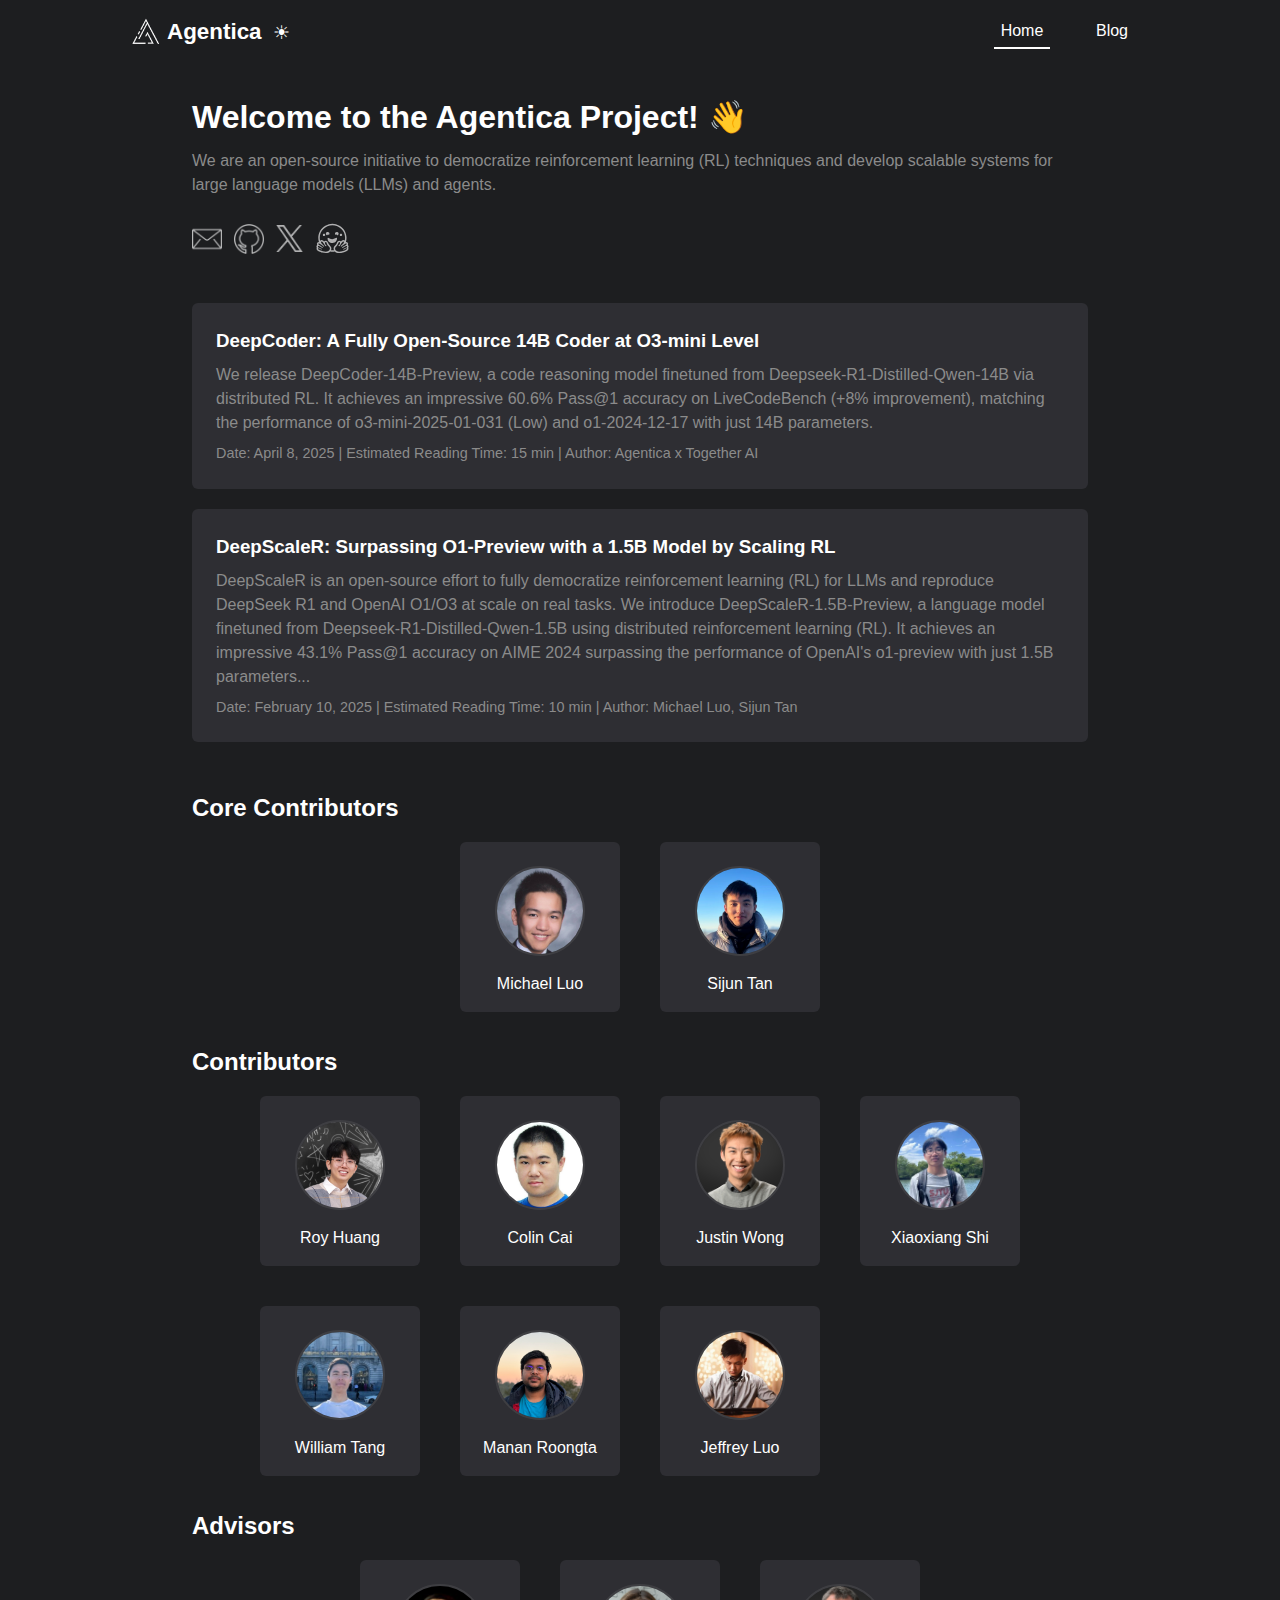
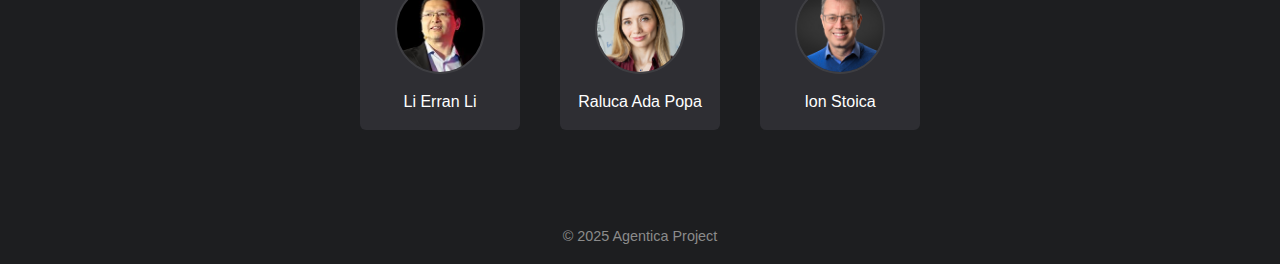
<file: index.html>
<!DOCTYPE html>
<html lang="en">
<head>
  <meta charset="UTF-8" />
  <meta name="viewport" content="width=device-width, initial-scale=1.0"/>
  <title>Agentica - Home</title>
  <!-- Link to CSS -->
  <link rel="stylesheet" href="styles.css" />
  <!-- Add favicon -->
  <link rel="icon" type="image/x-icon" href="images/agentica_logo/favicon.ico">
</head>
<body>

  <!-- ========== HEADER / NAVBAR ========== -->
  <header>
    <div class="logo">
      <a href="index.html" class="logo-container">
        <img src="images/agentica_logo/agentica_logo_light.png" alt="Agentica Logo" class="logo-img" id="logo">
        <h1 class="logo-text">Agentica</h1>
        <button class="theme-toggle-btn" id="themeToggleBtn">
          <span class="toggle-icon">☾</span>
          <span class="toggle-label">Light Mode</span>
        </button>
      </a>          
    </div>
    <nav class="nav-bar">
      <ul class="nav-links">
        <li><a href="index.html" class="nav-btn active">Home</a></li>
        <li><a href="blog.html" class="nav-btn">Blog</a></li> 
      </ul>
    </nav>
  </header>

  <!-- ========== HERO / INTRO SECTION ========== -->
  <section class="hero">
    <div class="hero-text">
      <h2>Welcome to the Agentica Project! 👋 </h2>
      <p class="main-paragraph">
        We are an open-source initiative to democratize reinforcement learning (RL) techniques and develop scalable systems for large language models (LLMs) and agents.
      </p>
      <div class="social-icons">
        <a href="mailto:agenticaproject@gmail.com">
          <img id="email-icon" src="images/contact_icons/email_light.png" alt="Email" class="social-icon">
        </a>
        <a href="https://github.com/agentica-project">
          <img id="github-icon" src="images/contact_icons/github_light.png" alt="GitHub" class="social-icon">
        </a>
        <a href="https://x.com/agentica_">
          <img id="x-icon" src="images/contact_icons/x_light.png" alt="Twitter" class="social-icon x-logo">
        </a>
        <a href="https://huggingface.co/agentica-org">
          <img id="huggingface-icon" src="images/contact_icons/huggingface_light.png" alt="Hugging Face" class="social-icon">
        </a>
      </div>
    </div>
  </section>

  <!-- ========== PROJECT SECTION ========== -->
  <section id="project">
    <a href="https://pretty-radio-b75.notion.site/DeepCoder-A-Fully-Open-Source-14B-Coder-at-O3-mini-Level-1cf81902c14680b3bee5eb349a512a51" rel="noopener noreferrer">
      <h3>DeepCoder: A Fully Open-Source 14B Coder at O3-mini Level</h3>
      <p class="main-paragraph">
        We release DeepCoder-14B-Preview, a code reasoning model finetuned from Deepseek-R1-Distilled-Qwen-14B via distributed RL. It achieves an impressive 60.6% Pass@1 accuracy on LiveCodeBench (+8% improvement), matching the performance of o3-mini-2025-01-031 (Low) and o1-2024-12-17 with just 14B parameters.
      </p>
      <div class="post-meta">Date: April 8, 2025 | Estimated Reading Time: 15 min | Author: Agentica x Together AI </div>
    </a>
    <a href="https://pretty-radio-b75.notion.site/DeepScaleR-Surpassing-O1-Preview-with-a-1-5B-Model-by-Scaling-RL-19681902c1468005bed8ca303013a4e2" rel="noopener noreferrer">
      <h3>DeepScaleR: Surpassing O1-Preview with a 1.5B Model by Scaling RL</h3>
      <p class="main-paragraph">
        DeepScaleR is an open-source effort to fully democratize reinforcement learning (RL) for LLMs and reproduce DeepSeek R1 and OpenAI O1/O3 at scale on real tasks. We introduce DeepScaleR-1.5B-Preview, a language model finetuned from Deepseek-R1-Distilled-Qwen-1.5B using distributed reinforcement learning (RL). It achieves an impressive 43.1% Pass@1 accuracy on AIME 2024 surpassing the performance of OpenAI's o1-preview with just 1.5B parameters...
      </p>
      <div class="post-meta">Date: February 10, 2025 | Estimated Reading Time: 10 min | Author: Michael Luo, Sijun Tan</div>
    </a>
  </section>

  <!-- ========== TEAM SECTION ========== -->
  <section id="team">
    <!-- Core Contributors -->
    <div class="team-group">
      <h3>Core Contributors</h3>
      <div class="team-grid">
        <!-- Michael Luo -->
        <div class="team-member">
          <!-- The entire tile is a link -->
          <a href="https://michaelzhiluo.github.io/" target="_blank" rel="noopener noreferrer">
            <img src="images/people/michael_luo.jpg" alt="Michael Luo" />
            <h4>Michael Luo</h4>
          </a>
        </div>

        <!-- Sijun Tan -->
        <div class="team-member">
          <a href="https://jeffreysijuntan.github.io/" target="_blank" rel="noopener noreferrer">
            <img src="images/people/sijun_tan.png" alt="Sijun Tan" />
            <h4>Sijun Tan</h4>
          </a>
        </div>
      </div>
    </div>

    <!-- Contributors -->
    <div class="team-group">
      <h3>Contributors</h3>
      <div class="team-grid contributors-grid">

        <!-- Roy Huang -->
        <div class="team-member">
          <a href="https://www.linkedin.com/in/royh021/" target="_blank" rel="noopener noreferrer">
            <img src="images/people/roy_huang.jpg" alt="Roy Huang" />
            <h4>Roy Huang</h4>
          </a>
        </div>

        <!-- Colin Cai -->
        <div class="team-member">
          <a href="https://www.linkedin.com/in/colincai9" target="_blank" rel="noopener noreferrer">
            <img src="images/people/colin_cai.jpg" alt="Colin Cai" />
            <h4>Colin Cai</h4>
          </a>
        </div>

        <!-- Justin Wong -->
        <div class="team-member">
          <a href="https://people.eecs.berkeley.edu/~wong.justin/" target="_blank" rel="noopener noreferrer">
            <img src="images/people/justin_wong.jpg" alt="Justin Wong" />
            <h4>Justin Wong</h4>
          </a>
        </div>

        <!-- Xiaoxiang Shi -->
        <div class="team-member">
          <a href="https://scholar.google.com/citations?user=G4YpJt4AAAAJ&hl=en" target="_blank" rel="noopener noreferrer">
            <img src="images/people/xiaoxiang_shi.jpg" alt="Xiaoxiang Shi" />
            <h4>Xiaoxiang Shi</h4>
          </a>
        </div>

        <!-- William Tang -->
        <div class="team-member">
          <a href="https://www.linkedin.com/in/william-tang-cal/" target="_blank" rel="noopener noreferrer">
            <img src="images/people/william_tang.png" alt="William Tang" />
            <h4>William Tang</h4>
          </a>
        </div>

        <!-- Manan Roongta -->
        <div class="team-member">
          <a href="https://www.linkedin.com/in/mananroongta/" target="_blank" rel="noopener noreferrer">
            <img src="images/people/manan_roongta.jpg" alt="Manan Roongta" />
            <h4>Manan Roongta</h4>
          </a>
        </div>

        <!-- Jeffrey Luo -->
        <div class="team-member">
          <a href="https://www.linkedin.com/in/jeffrey-luo-a4929126a" target="_blank" rel="noopener noreferrer">
            <img src="images/people/jeffrey_luo.jpeg" alt="Jeffrey Luo" />
            <h4>Jeffrey Luo</h4>
          </a>
        </div>
      </div>
    </div>

    <!-- Advisors -->
    <div class="team-group">
      <h3>Advisors</h3>
      <div class="team-grid">
        <!-- Erran Li -->
        <div class="team-member">
          <a href="https://www.cs.columbia.edu/~lierranli/" target="_blank" rel="noopener noreferrer">
            <img src="images/people/erran_li.jpeg" alt="Li Erran Li" />
            <h4>Li Erran Li</h4>
          </a>
        </div>

        <!-- Raluca Popa -->
        <div class="team-member">
          <a href="https://people.eecs.berkeley.edu/~raluca/" target="_blank" rel="noopener noreferrer">
            <img src="images/people/raluca_popa.png" alt="Raluca Ada Popa" />
            <h4>Raluca Ada Popa</h4>
          </a>
        </div>

        <!-- Ion Stoica -->
        <div class="team-member">
          <a href="https://people.eecs.berkeley.edu/~istoica/" target="_blank" rel="noopener noreferrer">
            <img src="images/people/ion_stoica.png" alt="Ion Stoica" />
            <h4>Ion Stoica</h4>
          </a>
        </div>
      </div>
    </div>
  </section>

  <!-- ========== FOOTER ========== -->
  <footer>
    <p>© 2025 Agentica Project</p>
  </footer>
  <script>
    const themeToggleBtn = document.getElementById('themeToggleBtn');
    const body = document.body;
    const emailIcon = document.getElementById('email-icon');
    const githubIcon = document.getElementById('github-icon');
    const xIcon = document.getElementById('x-icon');
    const huggingfaceIcon = document.getElementById('huggingface-icon');
    const logo = document.getElementById('logo');
    const toggleIcon = document.querySelector('.toggle-icon');
    const toggleLabel = document.querySelector('.toggle-label');

    // Function to update image sources based on theme
    function updateIcons(theme) {
        if (theme === 'light') {
        emailIcon.src = "images/contact_icons/email_light.png";
        githubIcon.src = "images/contact_icons/github_light.png";
        xIcon.src = "images/contact_icons/x_light.png";
        logo.src = "images/agentica_logo/agentica_logo_light.png"; // Light mode logo
        huggingfaceIcon.src = "images/contact_icons/huggingface_light.svg";
        } else {
        emailIcon.src = "images/contact_icons/email_dark.png";
        githubIcon.src = "images/contact_icons/github_dark.png";
        xIcon.src = "images/contact_icons/x_dark.png";
        logo.src = "images/agentica_logo/agentica_logo_dark.png"; // Dark mode logo
        huggingfaceIcon.src = "images/contact_icons/huggingface_dark.svg";
        }
    }

    // Check stored theme in localStorage
    let savedTheme = localStorage.getItem('theme');

    // If no theme is set, default to dark mode
    if (!savedTheme) {
        savedTheme = 'dark';
        localStorage.setItem('theme', 'dark');
    }

    // Apply the stored theme on page load
    if (savedTheme === 'light') {
        body.classList.add('light-mode');
        toggleIcon.textContent = '☾'; // Moon icon for light mode
        toggleLabel.textContent = 'Dark Mode';
        updateIcons('light');
    } else {
        body.classList.remove('light-mode');
        toggleIcon.textContent = '☀\uFE0E';  // Force sun to text style
        toggleLabel.textContent = 'Light Mode';
        updateIcons('dark');
    }

    // Event listener for theme toggle
    themeToggleBtn.addEventListener('click', () => {
        body.classList.toggle('light-mode');
        let newTheme = body.classList.contains('light-mode') ? 'light' : 'dark';
        localStorage.setItem('theme', newTheme);
        toggleIcon.textContent = newTheme === 'light' ? '☾' : '☀\uFE0E';
        toggleLabel.textContent = newTheme === 'light' ? 'Dark Mode' : 'Light Mode';
        updateIcons(newTheme);
    });
  </script>
  
</body>
</html>
</file>
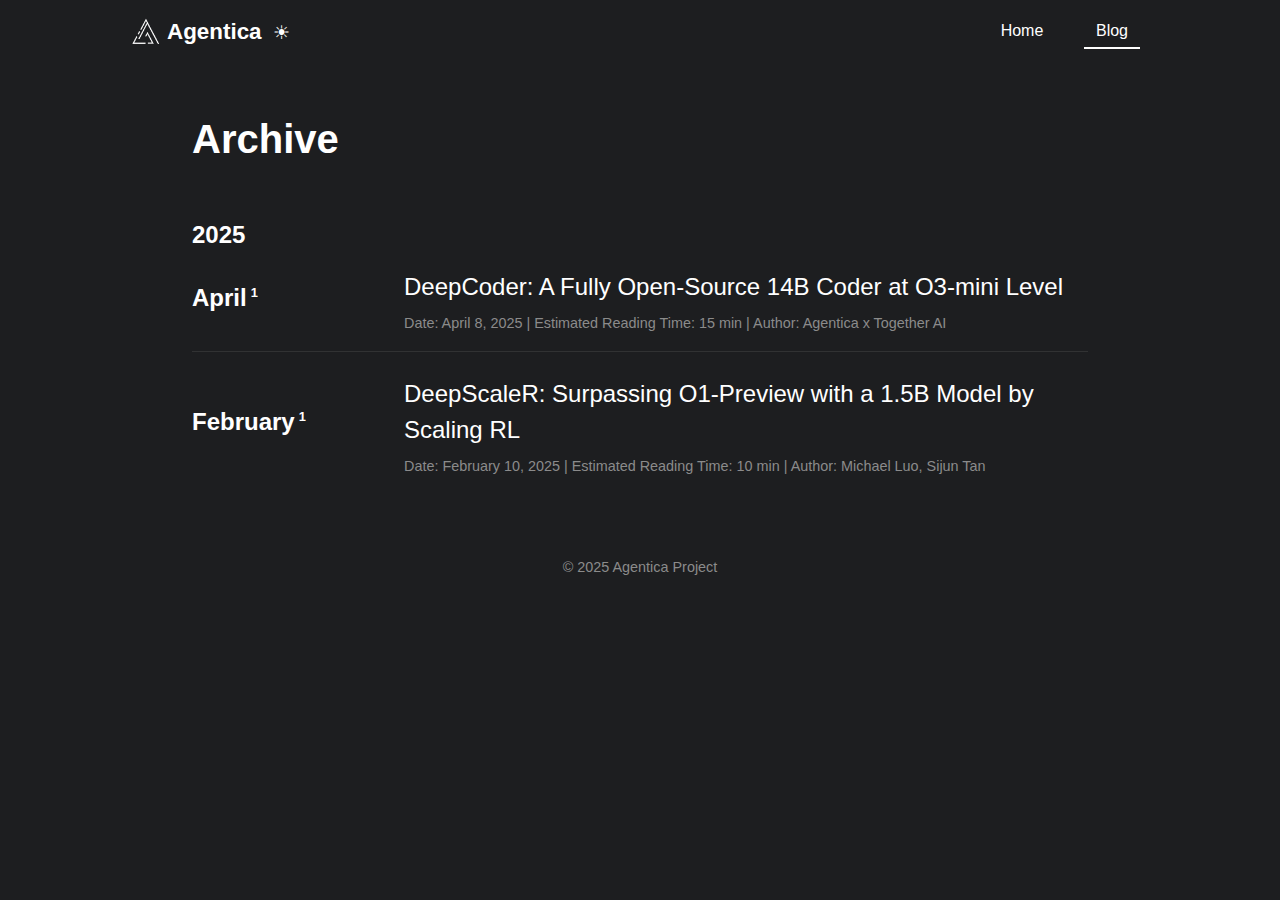
<file: blog.html>
<!DOCTYPE html>
<html lang="en">
<head>
  <meta charset="UTF-8" />
  <meta name="viewport" content="width=device-width, initial-scale=1.0"/>
  <title>Agentica - Blog</title>
  <link rel="stylesheet" href="styles.css" />
</head>
<body>

  <!-- ========== HEADER / NAVBAR ========== -->
  <header>
    <div class="logo" style="position: relative;">
      <a href="index.html" class="logo-container">
        <img src="images/agentica_logo/agentica_logo_light.png"
             alt="Agentica Logo"
             class="logo-img"
             id="logo" />
        <h1 class="logo-text">Agentica</h1>
      </a>
      <button class="theme-toggle-btn" id="themeToggleBtn">
        <span class="toggle-icon">☾</span>
        <span class="toggle-label">Light Mode</span>
      </button>
    </div>
  
    <nav class="nav-bar">
      <ul class="nav-links">
        <li><a href="index.html" class="nav-btn">Home</a></li>
        <li><a href="blog.html" class="nav-btn active">Blog</a></li>
      </ul>
    </nav>      
  </header>
  <!-- ========== BLOG POSTS SECTION ========== -->
  <section class="blog-list">
    <h1>Archive</h1>
    
    <div class="year-label">2025
    <div class="posts-list">

    <article class="blog-post">
      <div class="date">
        <h2>April<sup>1</sup></h2>
      </div>
      <div class="post-content">
        <h3>
          <a href="https://pretty-radio-b75.notion.site/DeepCoder-A-Fully-Open-Source-14B-Coder-at-O3-mini-Level-1cf81902c14680b3bee5eb349a512a51">
            DeepCoder: A Fully Open-Source 14B Coder at O3-mini Level
          </a>
        </h3>
        <p class="post-meta">
          Date: April 8, 2025 | Estimated Reading Time: 15 min | Author: Agentica x Together AI
        </p>
      </div>
    </article>



      <article class="blog-post">
        <div class="date">
          <h2>February<sup>1</sup></h2>
        </div>
        <div class="post-content">
          <h3><a href="https://pretty-radio-b75.notion.site/DeepScaleR-Surpassing-O1-Preview-with-a-1-5B-Model-by-Scaling-RL-19681902c1468005bed8ca303013a4e2">DeepScaleR: Surpassing O1-Preview with a 1.5B Model by Scaling RL</a></h3>
          <p class="post-meta">Date: February 10, 2025 | Estimated Reading Time: 10 min | Author: Michael Luo, Sijun Tan</p>
        </div>
      </article>
      <!-- <article class="blog-post">
        <div class="date">
          <h2>July<sup>1</sup></h2>
        </div>
        <div class="post-content">
          <h3>I love Teedy, my favorite dog.</h3>
          <p class="post-meta">Date: January 1, 2025 | Estimated Reading Time: 1200 min | Author: Teedy</p>
        </div>
      </article> -->
    </div>
  </section>

  <!-- ========== FOOTER ========== -->
  <footer>
    <p>© 2025 Agentica Project</p>
  </footer>

  <script>
  const themeToggleBtn = document.getElementById('themeToggleBtn');
  const body = document.body;
  const logo = document.getElementById('logo');
  const toggleIcon = document.querySelector('.toggle-icon');
  const toggleLabel = document.querySelector('.toggle-label');

  // Function to update image sources based on theme
  function updateLogoAndIcons(theme) {
    if (theme === 'light') {
      logo.src = "images/agentica_logo/agentica_logo_light.png"; // Light mode logo
    } else {
      logo.src = "images/agentica_logo/agentica_logo_dark.png"; // Dark mode logo
    }
  }

  // Check stored theme in localStorage
  let savedTheme = localStorage.getItem('theme');

  // If no theme is set, default to dark
  if (!savedTheme) {
    savedTheme = 'dark';
    localStorage.setItem('theme', 'dark');
  }

// Apply the stored theme on page load
if (savedTheme === 'light') {
  body.classList.add('light-mode');
  toggleIcon.textContent = '☾'; // Moon icon for light mode
  toggleLabel.textContent = 'Dark Mode';
  updateLogoAndIcons('light');
} else {
  body.classList.remove('light-mode');
  toggleIcon.textContent = '☀\uFE0E'; // Sun icon for dark mode with text style modifier
  toggleLabel.textContent = 'Light Mode';
  updateLogoAndIcons('dark');
}

  // Event listener for theme toggle
  themeToggleBtn.addEventListener('click', () => {
    body.classList.toggle('light-mode');
    let newTheme = body.classList.contains('light-mode') ? 'light' : 'dark';
    localStorage.setItem('theme', newTheme);
    toggleIcon.textContent = newTheme === 'light' ? '☾' : '☀';
    toggleLabel.textContent = newTheme === 'light' ? 'Dark Mode' : 'Light Mode';
    updateLogoAndIcons(newTheme);
  });
</script>
</body>
</html>
</file>
<file: styles.css>
/* ========== GLOBAL STYLES ========== */

/* Default (Dark Mode) -- you can store the dark mode in :root,
   or store them in a .dark-mode class. 
   We'll store the default in :root as dark mode. 
*/
:root {
  --bg-color: #1d1e20;   /* background color */
  --text-color: #fff; /* text color */
  --card-bg: #2e2e33;    /* background for cards / tiles */
  --card-hover-bg: #2e2e33;
  --border-color: rgba(128, 128, 128, 0.2); /* More subtle gray with opacity */
  --link-hover: #ccc;
  color-scheme: dark light; /* Helps prevent white flash in dark mode */
  --gray-text: #8b8b8b;  /* Gray for dark mode */
}

/* We'll define a .light-mode class to override these vars */
.light-mode {
  --bg-color: #f5f5f5;    
  --text-color: #000;
  --card-bg: #fff;   /* Changed from #f2f2f2 to white */
  --card-hover-bg: #fff;  /* Changed from #e6e6e6 to white */
  --border-color: rgba(128, 128, 128, 0.2); /* Same subtle gray for light mode */
  --link-color: #1a0dab;
  --link-hover-color: #551a8b;
  --gray-text: #666666;  /* Darker gray for light mode */
}

/* Apply these variables */
* {
  margin: 0;
  padding: 0;
  box-sizing: border-box;
  font-family: Segoe UI, Roboto, Helvetica, Arial, sans-serif;
}

body {
  background: var(--bg-color);
  color: var(--text-color);
  line-height: 1.5;
  transition: background-color 0.3s ease, color 0.3s ease;
  padding-top: 45px; /* Reduced from 52px */
}

/* Links */
a {
  text-decoration: none;
  color: var(--text-color);
  transition: color 0.3s, background 0.3s;
}

/* Header / Navbar */
header {
  display: flex;
  justify-content: space-between;
  align-items: center;
  padding: 0.4rem 10%; /* Reduced from 0.5rem */
  background: var(--bg-color);
  position: fixed; /* Change from relative to fixed */
  top: 0;
  left: 0;
  right: 0;
  z-index: 1000; /* Ensure header stays above other content */
  transition: background-color 0.3s ease;
}

nav ul {
  list-style: none;
  display: flex;
  gap: 1rem;
}

nav ul li a {
  padding: 0.5rem 0.75rem;
  border-radius: 0;
}

.main-paragraph {
  color: var(--gray-text);
}  

nav ul li a:hover,
nav ul li a.active {
  background: transparent;
}

.logo {
  display: flex;
  align-items: center;
  margin-left: 0; /* Remove the extra margin */
}
  
.logo-img {
  height: 35px;
  width: auto;
  display: block; /* Remove any extra space */
}  

.logo-container {
  display: flex;
  align-items: center; /* Keep items vertically centered */
  gap: 4px;
  text-decoration: none;
  position: relative;
  padding-right: 28px;
  height: 35px; /* Match logo height */
}
  
.logo-text {
  font-size: 1.4rem;
  color: var(--text-color);
  font-weight: bold;
  margin: 0;
  line-height: 35px; /* Match logo height */
  display: flex;
  align-items: center;
  transition: background-color 0.3s ease, 
              color 0.3s ease, 
              border-color 0.3s ease;
}
  
.social-icons {
  display: flex;
  justify-content: flex-start;
  align-items: center;
  gap: 12px;
  margin-top: 0 !important;
  padding-top: 0px !important;
  padding-left: 0;
}
  
.social-icon {
  width: 30px;
  height: auto;
  opacity: 0.7;
  transition: transform 0.2s ease-in-out, opacity 0.2s ease-in-out;
}

/* Specific styles for X logo - only modifying width */
.social-icon.x-logo {
  width: 27px;
  opacity: 0.65;
}

/* Specific style for Hugging Face logo */
.social-icon#huggingface-icon {
  width: 35px;
  opacity: 0.65;
}

/* Hover effects for all icons */
.social-icon:hover {
  transform: scale(1.1);
  opacity: 1 !important;
}

/* Align Blog/Home buttons and Theme Toggle Button */
.nav-bar {
  display: flex;
  align-items: center;
  justify-content: flex-end; /* Align everything to the right */
  gap: 15px; /* Keeps spacing between elements */
  height: 50px; /* Ensures navbar height remains fixed */
  margin-right: 20px; /* Add some margin from the right edge */
}

.nav-links {
  list-style: none;
  display: flex;
  align-items: center;
  gap: 10px; /* Consistent spacing between buttons */
  margin: 0;
  padding: 0;
}

.nav-links li {
  margin-right: 0;
}

/* Update nav button styles */
.nav-btn {
  display: inline-block;
  padding: 8px 15px; /* Reduced from 10px 15px */
  color: var(--text-color);
  text-decoration: none;
  font-weight: normal;
  font-size: 16px;
  line-height: 1;
  min-width: 80px;
  text-align: center;
  transition: opacity 0.3s ease;
  position: relative;
  background: transparent;
  border-radius: 0;
}

/* Add underline for active state */
.nav-btn.active {
  color: var(--text-color);
}

.nav-btn.active::after {
  content: '';
  position: absolute;
  bottom: -2px; /* Adjusted from 6px */
  left: 15%;
  width: 70%;
  height: 2px;
  background-color: var(--text-color);
  transition: background-color 0.3s ease;
}

/* Update hover state */
.nav-btn:hover {
  opacity: 0.7;
}

/* Hero */
.hero {
  background: var(--bg-color);
  padding: 3rem 15% 1.5rem 15%; /* Increased bottom padding from 1rem */
  text-align: left;
}

.hero-text {
  max-width: none;
  margin: 0;
  text-align: left;
  padding-left: 0; /* Remove the extra padding */
}

.hero-text h2 {
  font-size: 2rem;
  margin-bottom: 0.5rem !important; /* Reduced from 1rem */
  padding-bottom: 0px !important;
}

.hero-text .main-paragraph {
  margin-bottom: 1.5rem; /* Increased from 1rem */
  max-width: none;
}

/* Project Title */
#project {
  padding: 1rem 15% 2rem 15%; /* Add back some top padding (was 0) */
}

#project h2 {
  display: none; /* Remove "Our Latest Project" heading */
}

/* Update project card styling for both modes */
#project a {
  text-decoration: none;
  border: none;
  display: block;
  padding: 1.5rem;
  border-radius: 6px;
  box-shadow: none;
  background: #2e2e33; /* Darker background */
  margin-bottom: 20px;
}

#project a:last-of-type {
  margin-bottom: 0; /* Removes extra margin after last block */
}

/* Light mode - white background */
.light-mode #project a {
  background: #fff;
}

#project-title {
  color: var(--text-color);
  font-weight: bold;
  font-size: 1.5rem;
  cursor: pointer;
  margin-bottom: 0.5rem;
}

#project h3 {
  margin-bottom: 0.5rem; /* Increased spacing between title and description */
}

#project .main-paragraph {
  margin-bottom: 0.5rem; /* Added spacing between description and date */
  color: var(--gray-text);
}

/* Section Headings */
section {
  padding: 2rem 15%;
  max-width: none;
}

section h2 {
  font-size: 1.75rem;
  margin-bottom: 1rem;
  color: var(--text-color);
  border-bottom: 1px solid var(--border-color);
  padding-bottom: 0.5rem;
  transition: background-color 0.3s ease, 
              color 0.3s ease, 
              border-color 0.3s ease;
}

/* Remove the border specifically for "Agentica Project" */
.hero h2 {
  border-bottom: none !important;
}

/* Team / Cards */
.team-group {
  margin-bottom: 2rem;
}

.team-group h3 {
  margin-bottom: 0.5rem; /* Reduced from 1rem */
  font-size: 1.5rem;
  color: var(--text-color);
  padding-bottom: 0.5rem;
  font-weight: bold;
}

/* Update contributors grid layout */
.contributors-grid {
  display: grid;
  grid-template-columns: repeat(auto-fit, 160px);
  gap: 2.5rem;
  margin-top: 0.5rem; /* Reduced from 1rem */
  justify-content: center;
}

/* Update regular team grid */
.team-grid {
  display: grid;
  grid-template-columns: repeat(auto-fit, 160px);
  gap: 2.5rem;
  margin-top: 0.5rem; /* Reduced from 1rem */
  justify-content: center;
}

/* Update team member card styling */
.team-member {
  background: #2e2e33;
  border-radius: 6px;
  text-align: center;
  width: 160px;
  height: 170px; /* Reduced from 200px */
  display: flex;
  flex-direction: column;
  align-items: center;
}

.team-member a {
  display: flex;
  flex-direction: column;
  align-items: center;
  padding: 1.5rem 1rem 1rem 1rem; /* Reduced bottom padding */
  height: 100%;
}

.team-member img {
  width: 90px;
  height: 90px;
  border-radius: 50%;
  object-fit: cover;
  border: 2px solid var(--border-color);
  margin-bottom: -2rem; /* Adjusted from -3rem */
}

.team-member h4 {
  margin-top: 3rem; /* Changed from auto */
  margin-bottom: 0;
  font-size: 1rem;
  color: var(--text-color);
  font-weight: normal;
}

.team-member p {
  color: var(--link-hover);
  font-size: 0.95rem;
  margin-bottom: 0.5rem;
}

/* Contact */
.contact-list {
  list-style: none;
  margin-top: 1rem;
  padding-left: 0;
}

.contact-list li {
  margin-bottom: 0.75rem;
}

.contact-list a {
  color: var(--text-color);
  border-bottom: 1px dotted var(--text-color);
  transition: color 0.2s;
}

.contact-list a:hover {
  color: var(--link-hover);
}

/* Blog Cards */
.blog-card {
  background: transparent;
  border-radius: 0;
  padding: 0.75rem 0;
  text-decoration: none;
  display: block;
  border-bottom: 1px solid var(--border-color);
}

.blog-card:hover {
  transform: none;
  background: transparent;
}

.blog-card h3 {
  margin-bottom: 0.25rem;
  font-size: 1.25rem;
  color: var(--text-color);
  font-weight: normal;
}

.blog-card p {
  margin: 0; /* Remove margin to control spacing with padding */
  color: var(--gray-text);
}

.blog-card a {
  color: var(--text-color);
  font-weight: bold;
  border-bottom: 1px dotted var(--text-color);
}

.blog-card a:hover {
  color: var(--link-hover);
}

/* Footer */
footer {
  text-align: center;
  padding: 1rem 2rem; /* Reduced from 2rem */
  background: var(--bg-color);
  color: var(--gray-text);
  border-top: none;
  margin-top: 1rem; /* Reduced from 2rem */
  font-size: 0.9rem;
}

footer p {
  opacity: 1; /* Remove opacity since we're using the correct gray */
}

/* ===================== THEME TOGGLE BUTTON ===================== */
/* Theme Toggle Button - adjusted size */
.theme-toggle-btn {
  cursor: pointer;
  padding: 0;
  background: transparent;
  color: var(--text-color);
  border: none;
  transition: color 0.3s ease, opacity 0.3s ease;
  display: flex;
  align-items: center;
  justify-content: center;
  width: 24px;
  height: 40px; /* Match logo height */
  min-width: unset;
  position: absolute;
  right: -4px;
  top: 54%;
  transform: translateY(-50%);
  margin: 0;
  z-index: 1001; /* Ensure it's above the anchor element */
}

.theme-toggle-btn:hover {
  opacity: 0.7;
}

/* Hide the toggle text */
.theme-toggle-btn .toggle-label {
  display: none;
}

.theme-toggle-btn .toggle-icon {
  margin: 0;
  font-size: 1.2rem; /* Slightly smaller */
  line-height: 35px; /* Match logo height */
}

/* Remove nav-bar right margin since toggle moved */
.nav-bar {
  margin-right: 0;
}

/* Add transitions to other elements that change color */
.logo-text,
.nav-btn,
.blog-card,
.team-member,
section h2,
.main-paragraph,
.theme-toggle-btn,
.hero,
footer {
  transition: background-color 0.3s ease, 
              color 0.3s ease, 
              border-color 0.3s ease;
}

/* Update all content within sections */
section > *,
.hero-text > *,
.team-group,
.blog-list {
  padding-left: 0;
  margin-left: 0;
}

/* Update blog list section */
.blog-list {
  padding: 4rem 15% 2rem 15%;
}

.blog-list h1 {
  font-size: 2.5rem;  /* Reduced Archive title from 4rem */
  font-weight: bold;
  margin-bottom: 3rem;
  color: var(--text-color);
}

.year-label {
  font-size: 4rem;  /* Increased year size from 2.5rem */
  font-weight: bold;
  margin-bottom: 2rem;
  color: var(--text-color);
}

.year-label sup {
  font-size: 3rem;  /* Adjusted superscript size */
  vertical-align: super;
  margin-left: 0.25rem;
}

.blog-post {
  display: flex;
  gap: 2rem;
  padding: 1rem 0;
  border-bottom: 1px solid var(--border-color);
  align-items: center;
  margin-bottom: 0.5rem; /* Added margin between posts */
}

.blog-post:last-child {
  border-bottom: none;
  margin-bottom: 0; /* Remove margin from last post */
}

.blog-post .date h2 {
  font-size: 1.5rem;  /* Reduced month size from 2rem */
  font-weight: bold;
  margin: 0;
  border: none;
  min-width: 180px;
  color: var(--text-color);
}

.blog-post .date sup {
  font-size: 0.8rem;  /* Adjusted month superscript */
  vertical-align: super;
  margin-left: 0.25rem;
}

.post-content h3 {
  font-size: 1.5rem;  /* Reduced post title from 2rem */
  font-weight: normal;
  margin-bottom: 0.5rem;
  color: var(--text-color);
}

.post-meta {
  font-size: 0.9rem;
  color: var(--gray-text);
  margin: 0;
  font-weight: normal;
}

/* Remove any borders or backgrounds */
.blog-card {
  background: transparent;
  border: none;
  padding: 0;
}

/* Hover effects */
.post-content h3:hover {
  opacity: 0.7;
  cursor: pointer;
}

/* Hide the team section heading */
#team > h2 {
  display: none;
}

/* Adjust spacing for team section without heading */
#team {
  padding-top: 1rem; /* Reduced padding since we removed the heading */
}

/* Update for light mode */
.light-mode .team-member {
  background: #fff;
}

.light-mode .team-member:hover {
  background: #e0e0e0;
}

/* Update light mode card backgrounds */
.light-mode .blog-card {
  background: transparent;
}

.light-mode .blog-card:hover {
  background: transparent;
}

/* Update blog section styling */
.year-section {
  margin-top: 2rem;
}

.year-header {
  font-size: 1.5rem;
  color: var(--text-color);
  margin-bottom: 1rem;
  font-weight: bold;
}

.posts-container {
  display: block;
}

.posts-list {
  display: flex;
  flex-direction: column;
  gap: 0;
}

.date-label {
  min-width: 100px;
  display: flex;
  align-items: center; /* Center vertically */
}

.date-label .month {
  color: var(--text-color);
  font-size: 1.2rem; /* Increased from 1rem */
  font-weight: bold;
}

.date-label .number {
  display: none;
}

.blog-card {
  flex: 1;
  padding: 0;
  border-bottom: none;
}

/* Add year label styling */
.year-label {
  font-size: 1.5rem;
  color: var(--text-color);
  font-weight: bold;
  margin: 1rem 0 0rem 0; /* Reduced top margin from 2rem to 1rem */
}

/* Remove the year section styles we don't need anymore */
.year-section, .year-header {
  display: none;
}
</file>
